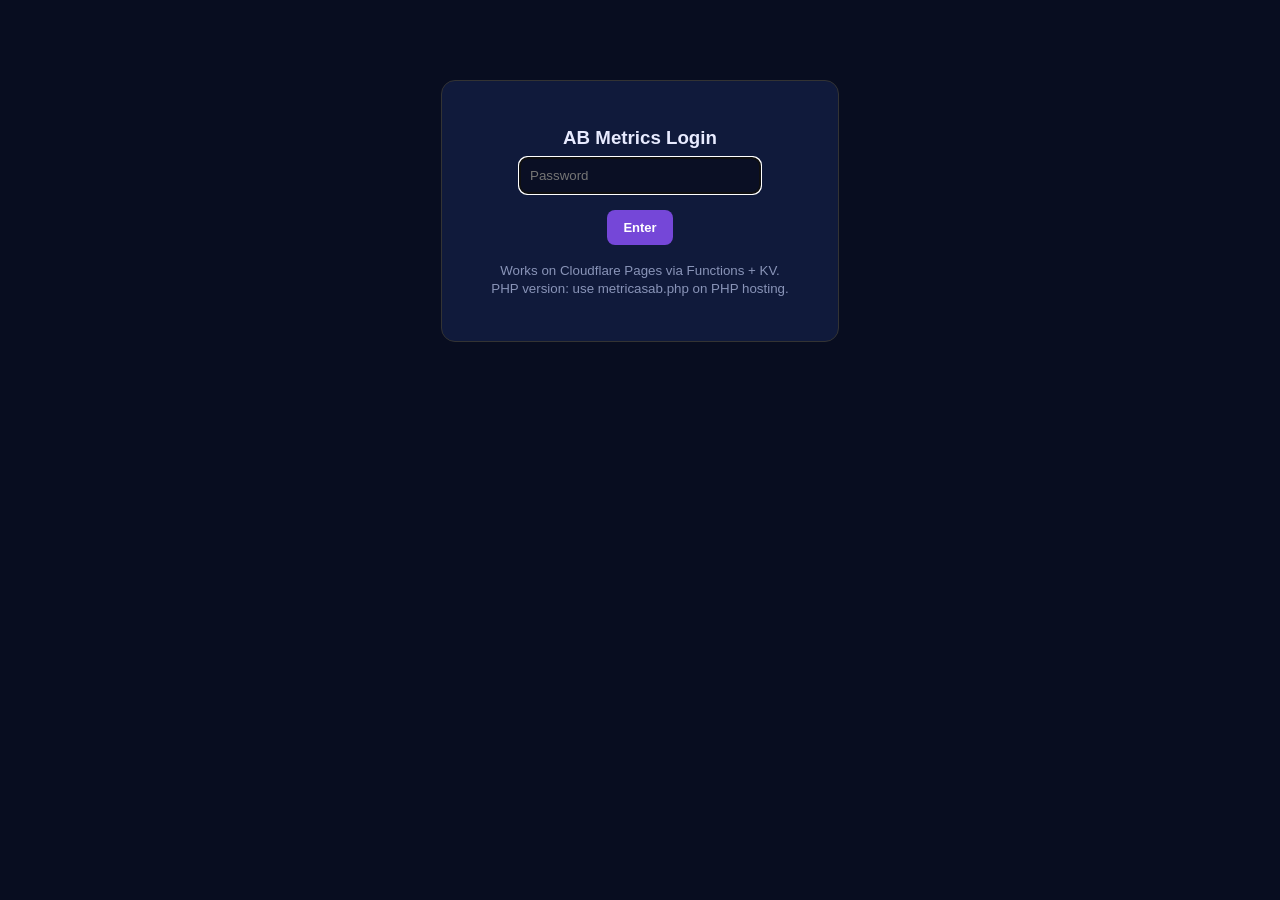
<file: metricasab.html>
<!DOCTYPE html>
<html lang="en">
<head>
<meta charset="UTF-8">
<meta name="viewport" content="width=device-width, initial-scale=1">
<title>AB Metrics — 3x3</title>
<style>
body{font-family:Arial;background:#080d20;color:#e8ebff;margin:0;padding:20px}
.wrap{max-width:1000px;margin:0 auto}
.card{background:#101a3b;border:1px solid rgba(143,157,255,.3);border-radius:14px;padding:18px;margin-bottom:18px}
h2{margin:0 0 12px;font-size:20px} h3{margin:18px 0 8px}
table{width:100%;border-collapse:collapse;font-size:14px}
th,td{padding:10px 8px;border-bottom:1px solid rgba(255,255,255,.08);text-align:left}
th{color:#b4bddc;font-size:12px;text-transform:uppercase}
tr.best{background:rgba(242,207,120,.12)}
.badge{display:inline-block;background:#f2cf78;color:#221a05;font-size:11px;font-weight:700;padding:2px 8px;border-radius:999px;margin-left:8px}
.top{display:flex;justify-content:space-between;align-items:center;flex-wrap:wrap;gap:10px}
button,.btn{padding:10px 16px;border-radius:8px;border:0;background:#7547d8;color:#fff;font-weight:700;cursor:pointer;text-decoration:none;font-size:13px}
.btn-gray{background:#2a3358}
small{color:#8994b8}
input{padding:10px;border-radius:8px;border:1px solid #444;background:#0a0f24;color:#fff;width:220px}
.err{color:#ff7b7b}
#login{background:#101a3b;padding:28px;border-radius:14px;border:1px solid #333;max-width:340px;margin:60px auto;text-align:center}
</style>
</head>
<body>
<div id="login">
<h3>AB Metrics Login</h3>
<p class="err" id="login-err" style="display:none">Wrong password.</p>
<input type="password" id="pw" placeholder="Password" autofocus>
<p><button id="login-btn">Enter</button></p>
<p><small>Works on Cloudflare Pages via Functions + KV.<br>PHP version: use metricasab.php on PHP hosting.</small></p>
</div>

<div class="wrap" id="dash" style="display:none">
<div class="top">
<h2>📊 AB Test — 3 synopses × 3 previews = 9 combos</h2>
<div><button class="btn-gray btn" id="refresh">↻ Refresh</button></div>
</div>
<p><small id="totals"></small></p>
<div class="card">
<h3>🏆 9 combos (who converts most?)</h3>
<table id="t-combos"><tr><th>Combo</th><th>Synopsis</th><th>Preview</th><th>Views</th><th>Clicks</th><th>CVR</th></tr></table>
</div>
<div class="card">
<h3>📝 By SYNOPSIS (which of the 3 texts converts most?)</h3>
<table id="t-syn"><tr><th>Synopsis</th><th>Views</th><th>Clicks</th><th>CVR</th></tr></table>
<h3>🎬 By PREVIEW (which of the 3 videos converts most?)</h3>
<table id="t-prev"><tr><th>Preview</th><th>File</th><th>Views</th><th>Clicks</th><th>CVR</th></tr></table>
</div>
</div>

<script>
(function(){
var pw = "";
function cvr(c,v){ return v>0 ? (c/v*100) : 0; }
function esc(t){ var d=document.createElement("div"); d.textContent=t; return d.innerHTML; }
function load(){
  fetch("/api/stats?password=" + encodeURIComponent(pw), {cache:"no-store"})
    .then(function(r){ return r.json().then(function(j){ return {status:r.status, body:j}; }); })
    .then(function(res){
      if (res.status !== 200) { document.getElementById("login-err").style.display="block"; document.getElementById("login").style.display="block"; document.getElementById("dash").style.display="none"; return; }
      var stats=res.body.stats, syn=res.body.synopses, prev=res.body.previews;
      document.getElementById("login").style.display="none";
      document.getElementById("dash").style.display="block";
      var order=["s1v1","s1v2","s1v3","s2v1","s2v2","s2v3","s3v1","s3v2","s3v3"];
      var byS={1:{views:0,clicks:0},2:{views:0,clicks:0},3:{views:0,clicks:0}};
      var byV={1:{views:0,clicks:0},2:{views:0,clicks:0},3:{views:0,clicks:0}};
      var tV=0,tC=0,best=null,bestR=-1;
      order.forEach(function(k){ var r=stats[k]; if(!r) return; tV+=r.views; tC+=r.clicks; byS[r.s].views+=r.views; byS[r.s].clicks+=r.clicks; byV[r.v].views+=r.views; byV[r.v].clicks+=r.clicks; var rate=cvr(r.clicks,r.views); if(r.views>0&&rate>bestR){bestR=rate;best=k;} });
      document.getElementById("totals").textContent = "Total views: "+tV+" • Total clicks: "+tC+" • Overall CVR: "+cvr(tC,tV).toFixed(2)+"% • Rotation: global round-robin via /api/next. Click = checkout button.";
      var html="";
      order.forEach(function(k){ var r=stats[k]; var rate=cvr(r.clicks,r.views); var b=(k===best)?' class="best"':""; html+="<tr"+b+"><td><b>"+k+"</b>"+(k===best?' <span class="badge">BEST</span>':"")+"</td><td>S"+r.s+" — "+esc((syn[r.s]||"").substr(0,38))+"</td><td>V"+r.v+"</td><td>"+r.views+"</td><td>"+r.clicks+"</td><td><b>"+rate.toFixed(2)+"%</b></td></tr>"; });
      document.getElementById("t-combos").innerHTML = "<tr><th>Combo</th><th>Synopsis</th><th>Preview</th><th>Views</th><th>Clicks</th><th>CVR</th></tr>"+html;
      var bestS=0,bestSR=-1; [1,2,3].forEach(function(id){ var a=byS[id],r=cvr(a.clicks,a.views); if(a.views>0&&r>bestSR){bestSR=r;bestS=id;} });
      var hs=""; [1,2,3].forEach(function(id){ var a=byS[id]; hs+="<tr"+(id===bestS&&a.views>0?' class="best"':"")+"><td><b>S"+id+"</b> — "+esc(syn[id]||"")+(id===bestS&&a.views>0?' <span class="badge">BEST</span>':"")+"</td><td>"+a.views+"</td><td>"+a.clicks+"</td><td><b>"+cvr(a.clicks,a.views).toFixed(2)+"%</b></td></tr>"; });
      document.getElementById("t-syn").innerHTML = "<tr><th>Synopsis</th><th>Views</th><th>Clicks</th><th>CVR</th></tr>"+hs;
      var bestV=0,bestVR=-1; [1,2,3].forEach(function(id){ var a=byV[id],r=cvr(a.clicks,a.views); if(a.views>0&&r>bestVR){bestVR=r;bestV=id;} });
      var hv=""; [1,2,3].forEach(function(id){ var a=byV[id]; hv+="<tr"+(id===bestV&&a.views>0?' class="best"':"")+"><td><b>V"+id+"</b>"+(id===bestV&&a.views>0?' <span class="badge">BEST</span>':"")+"</td><td><small>"+esc(prev[id]||"")+"</small></td><td>"+a.views+"</td><td>"+a.clicks+"</td><td><b>"+cvr(a.clicks,a.views).toFixed(2)+"%</b></td></tr>"; });
      document.getElementById("t-prev").innerHTML = "<tr><th>Preview</th><th>File</th><th>Views</th><th>Clicks</th><th>CVR</th></tr>"+hv;
    })
    .catch(function(){ document.getElementById("login-err").textContent = "API error — check Functions + KV binding."; document.getElementById("login-err").style.display="block"; });
}
document.getElementById("login-btn").addEventListener("click", function(){ pw=document.getElementById("pw").value; load(); });
document.getElementById("pw").addEventListener("keydown", function(e){ if(e.key==="Enter"){ pw=e.target.value; load(); } });
document.getElementById("refresh").addEventListener("click", load);
})();
</script>
</body>
</html>
</file>
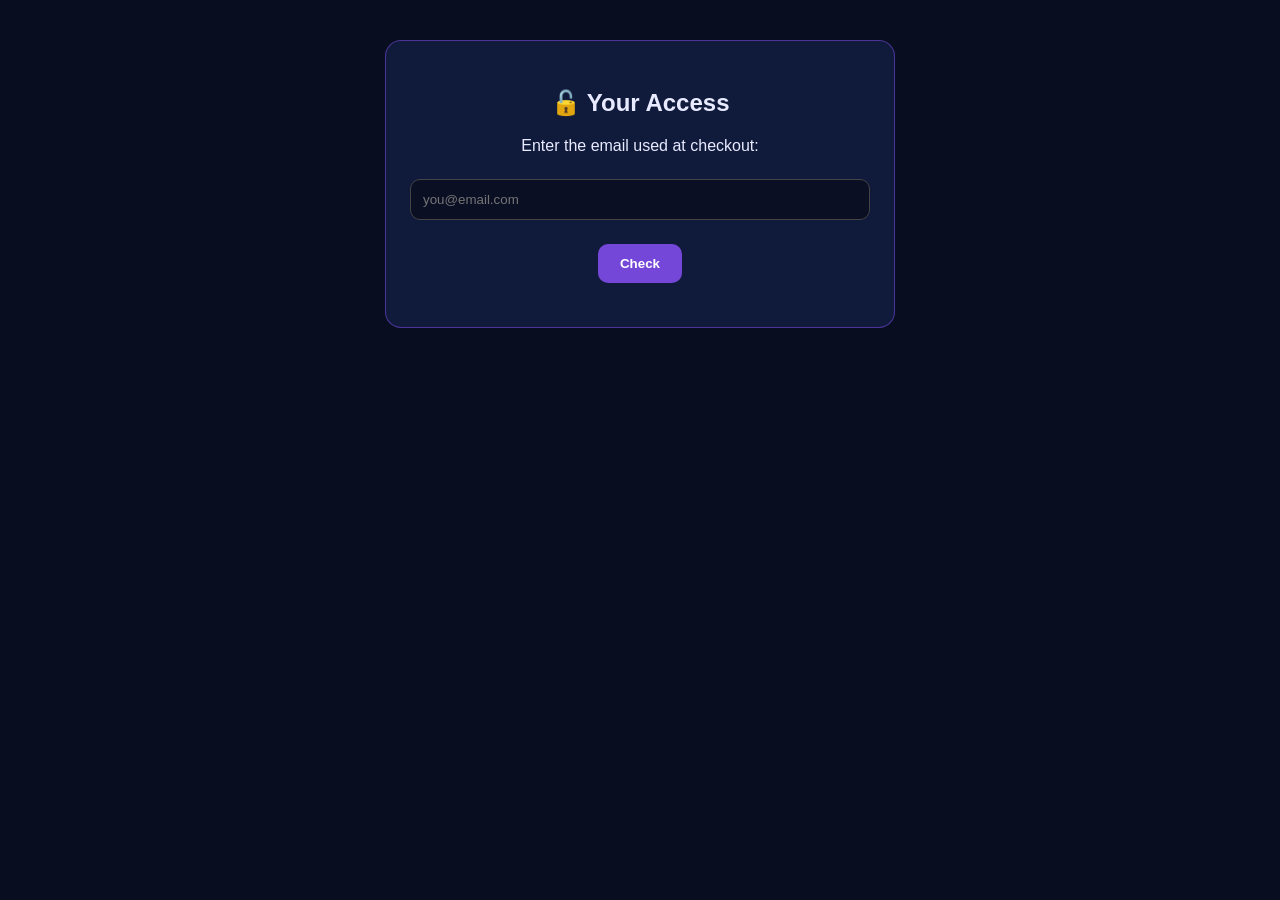
<file: public/acesso.html>
<!DOCTYPE html>
<html lang="en">
<head>
<meta charset="UTF-8">
<meta name="viewport" content="width=device-width, initial-scale=1.0">
<title>Your Access</title>
<meta name="robots" content="noindex">
<!-- Meta Pixel Code -->
<script>
!function(f,b,e,v,n,t,s)
{if(f.fbq)return;n=f.fbq=function(){n.callMethod?
n.callMethod.apply(n,arguments):n.queue.push(arguments)};
if(!f._fbq)f._fbq=n;n.push=n;n.loaded=!0;n.version='2.0';
n.queue=[];t=b.createElement(e);t.async=!0;
t.src=v;s=b.getElementsByTagName(e)[0];
s.parentNode.insertBefore(t,s)}(window, document,'script',
'https://connect.facebook.net/en_US/fbevents.js');
fbq('init', '1387916253326765');
fbq('track', 'PageView');
</script>
<noscript><img height="1" width="1" style="display:none"
src="https://www.facebook.com/tr?id=1387916253326765&ev=PageView&noscript=1"
/></noscript>
<!-- End Meta Pixel Code -->
<style>
body{font-family:Arial;background:#080d20;color:#e8ebff;display:flex;justify-content:center;padding:40px 16px;margin:0}
.card{max-width:460px;width:100%;background:#101a3b;border:1px solid rgba(117,71,216,.6);border-radius:16px;padding:28px 24px;text-align:center}
input{width:100%;padding:12px;border-radius:10px;border:1px solid #444;background:#0a0f24;color:#fff;margin:8px 0;box-sizing:border-box}
button{padding:12px 22px;border-radius:10px;border:0;background:#7547d8;color:#fff;font-weight:700;cursor:pointer}
a{color:#f2cf78}
.err{color:#ff7b7b}
a.btn{display:inline-block;margin:6px 4px 0;padding:13px 24px;background:#dd3b32;color:#fff;text-decoration:none;border-radius:8px;font-weight:700}
.links{text-align:center;margin-top:14px}
</style>
</head>
<body>
<div class="card" id="box"><h2>🔓 Your Access</h2><p id="msg">Checking your order…</p></div>
<script>
(function(){
function qs(n){ try { return new URLSearchParams(location.search).get(n) || ""; } catch(e){ return ""; } }
function show(html){ document.getElementById("box").innerHTML = html; }
function esc(t){ var d = document.createElement("div"); d.textContent = t; return d.innerHTML; }
function render(j){
  var links = (j.links || []).map(function(u){ return "<a class='btn' href='" + u + "' target='_blank' rel='noopener'>\u25B6 Watch now</a>"; }).join("");
  show("<h2>✅ Payment confirmed, " + esc(j.name) + "!</h2><p>" + esc(j.productName || "") + "</p><div class='links'><p><b>Start watching:</b></p><p>" + links + "</p><p><small>A copy was also sent to your email.</small></p></div>");
  // Purchase quando pagamento aprovado (página de acesso) — order = event_id p/ deduplicar com CAPI
  try {
    if (window.fbq && !window.__fb_purchase_fired) {
      window.__fb_purchase_fired = true;
      var isPremium = (j.access === "premium" || j.product === "premium");
      var val = isPremium ? 10.00 : 5.00;
      var cid = isPremium ? "premium" : "basic";
      var eid = order || ("order-" + Date.now());
      fbq("track", "Purchase", {value: val, currency: "USD", content_ids: [cid], content_type: "product"}, {eventID: eid});
    }
  } catch(e){}
}
var order = qs("order");
var tries = 0;
function poll(){
  if (!order || tries >= 60) return;
  tries++;
  fetch("/api/access?order=" + encodeURIComponent(order), {cache: "no-store"})
    .then(function(r){ return r.json().then(function(j){ return {s: r.status, j: j}; }); })
    .then(function(res){
      if (res.s === 200) { render(res.j); return; }
      setTimeout(poll, 5000);
    })
    .catch(function(){ setTimeout(poll, 5000); });
}
if (order) {
  fetch("/api/access?order=" + encodeURIComponent(order), {cache: "no-store"})
    .then(function(r){ return r.json().then(function(j){ return {s: r.status, j: j}; }); })
    .then(function(res){
      if (res.s === 200) render(res.j);
      else { show("<h2>⏳ Confirming payment…</h2><p>This page activates automatically once approved — keep it open. Or check by email below:</p><input id='em' placeholder='you@email.com'><p><button onclick=\"lookup()\">Check</button></p><p id='e2'></p>"); poll(); }
    });
} else {
  show("<h2>🔓 Your Access</h2><p>Enter the email used at checkout:</p><input id='em' placeholder='you@email.com'><p><button onclick=\"lookup()\">Check</button></p><p id='e2'></p>");
}
window.lookup = function(){
  var em = (document.getElementById("em") || {}).value || "";
  fetch("/api/access?email=" + encodeURIComponent(em), {cache: "no-store"})
    .then(function(r){ return r.json().then(function(j){ return {s: r.status, j: j}; }); })
    .then(function(res){ if (res.s === 200) render(res.j); else { var e = document.getElementById("e2"); if (e) e.innerHTML = "<span class='err'>No paid order for this email yet.</span>"; } });
};
})();
</script>
</body>
</html>
</file>
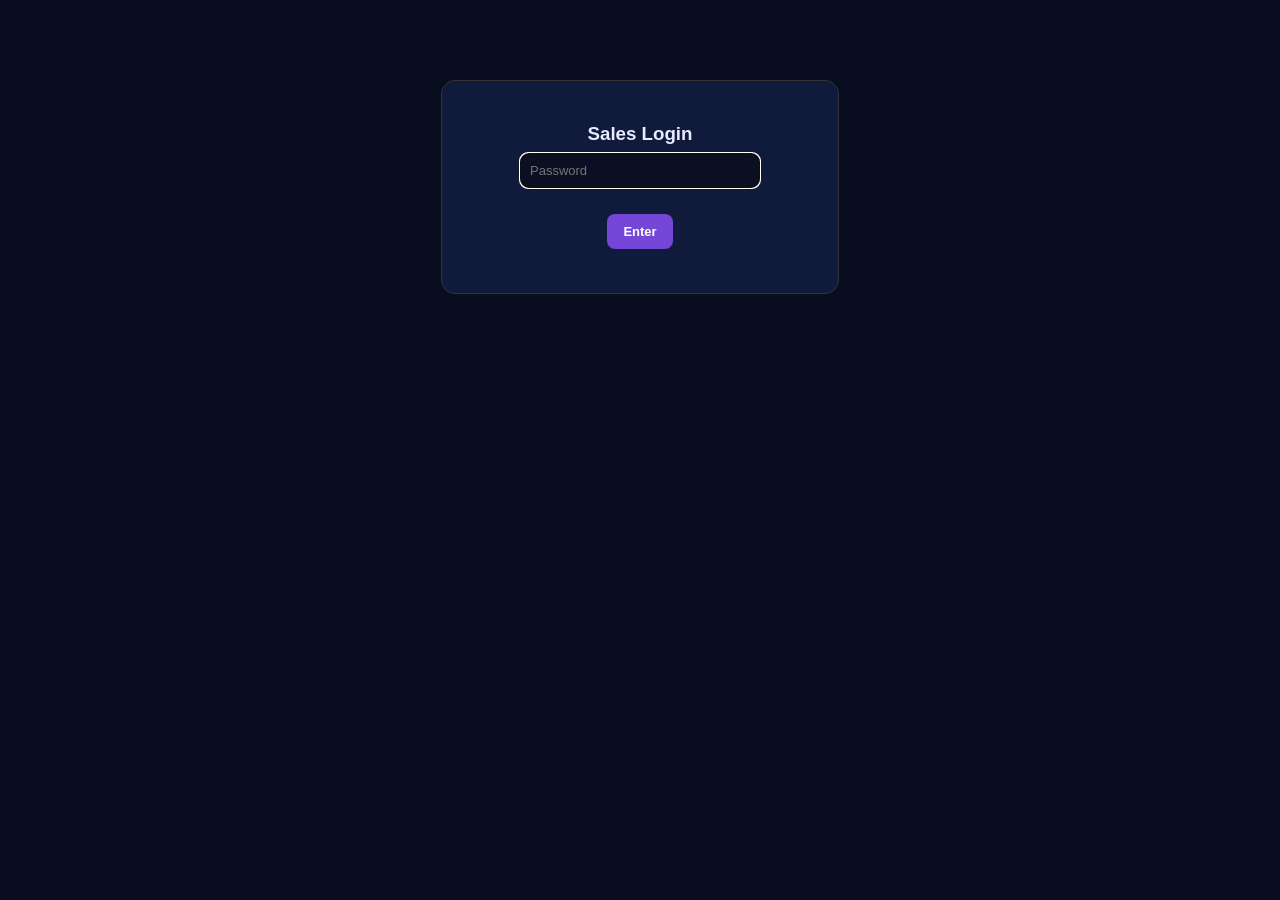
<file: public/admin-vendas.html>
<!DOCTYPE html>
<html lang="en">
<head>
<meta charset="UTF-8">
<meta name="viewport" content="width=device-width, initial-scale=1">
<title>Sales Dashboard</title>
<meta name="robots" content="noindex,nofollow">
<style>
body{font-family:Arial;background:#080d20;color:#e8ebff;margin:0;padding:20px}
.wrap{max-width:1100px;margin:0 auto}
.card{background:#101a3b;border:1px solid rgba(143,157,255,.3);border-radius:14px;padding:18px;margin-bottom:18px}
h2{margin:0 0 12px;font-size:20px} h3{margin:14px 0 8px}
table{width:100%;border-collapse:collapse;font-size:13.5px}
th,td{padding:9px 8px;border-bottom:1px solid rgba(255,255,255,.08);text-align:left;vertical-align:top}
th{color:#b4bddc;font-size:11.5px;text-transform:uppercase}
tr.paid td:first-child{border-left:3px solid #22c55e}
tr.pending td:first-child{border-left:3px solid #f2cf78}
button,.btn{padding:10px 16px;border-radius:8px;border:0;background:#7547d8;color:#fff;font-weight:700;cursor:pointer;font-size:13px}
.btn-gray{background:#2a3358}
small{color:#8994b8}
input,select{padding:9px;border-radius:8px;border:1px solid #444;background:#0a0f24;color:#fff;font-size:13px}
.err{color:#ff7b7b}
#login{background:#101a3b;padding:28px;border-radius:14px;border:1px solid #333;max-width:340px;margin:60px auto;text-align:center}
#login input{width:220px;margin-bottom:10px}
.kpis{display:flex;gap:12px;flex-wrap:wrap}
.kpi{flex:1;min-width:140px;background:#0d1530;border-radius:12px;padding:14px;text-align:center}
.kpi b{font-size:24px;display:block}
</style>
</head>
<body>
<div id="login">
<h3>Sales Login</h3>
<p class="err" id="login-err" style="display:none"></p>
<input type="password" id="pw" placeholder="Password" autofocus>
<p><button id="login-btn">Enter</button></p>
</div>

<div class="wrap" id="dash" style="display:none">
<h2>💰 Sales — $5 / $10 USD</h2>
<div class="card">
<div class="kpis">
<div class="kpi"><small>Revenue (paid)</small><b id="k-rev">$0</b></div>
<div class="kpi"><small>Paid sales</small><b id="k-paid">0</b></div>
<div class="kpi"><small>Total orders</small><b id="k-total">0</b></div>
<div class="kpi"><small>Avg ticket</small><b id="k-ticket">$0</b></div>
<div class="kpi"><small>Close rate</small><b id="k-close">0%</b></div>
</div>
</div>
<div class="card">
<h3>📣 UTM performance (paid only)</h3>
<table id="t-utm"><tr><th>Source / Campaign / AB</th><th>Orders</th><th>Revenue</th></tr></table>
<p><small>Tip: tag your ads like <b>/?utm_source=tiktok&utm_medium=cpc&utm_campaign=video1</b> — the tags travel sales page → checkout → order automatically.</small></p>
</div>
<div class="card">
<h3>🔎 Filters</h3>
<div style="display:flex;gap:8px;flex-wrap:wrap;align-items:end">
<label><small>From</small><br><input type="date" id="f-from"></label>
<label><small>To</small><br><input type="date" id="f-to"></label>
<label><small>Product</small><br><select id="f-product"><option value="">All</option><option value="basic">$5 basic</option><option value="premium">$10 premium</option></select></label>
<label><small>Status</small><br><select id="f-status"><option value="">All</option><option value="paid">paid</option><option value="pending">pending</option></select></label>
<button class="btn" id="f-apply">Filter</button>
<button class="btn-gray btn" id="f-today">Today</button>
<button class="btn-gray btn" id="f-all">All</button>
<button class="btn-gray btn" id="refresh">↻</button>
<button class="btn-gray btn" id="csv">⬇ CSV</button>
</div>
</div>
<div class="card">
<h3>🧾 Orders</h3>
<table id="t"><tr><th>Date</th><th>Customer</th><th>Product</th><th>$</th><th>Via</th><th>Status</th><th>UTMs / AB</th><th>Email delivery</th></tr></table>
</div>
</div>

<script>
(function(){
var pw = "", CACHE = [];
function esc(t){ var d=document.createElement("div"); d.textContent=(t==null?"":String(t)); return d.innerHTML; }
function cvr(c,v){ return v>0 ? (c/v*100) : 0; }
function dayStart(d){ d.setHours(0,0,0,0); return d.getTime(); }
function dayEnd(d){ d.setHours(23,59,59,999); return d.getTime(); }
function showErr(m){ var e=document.getElementById("login-err"); e.textContent=m; e.style.display="block"; }
function load(){
  var q = "/api/sales?password=" + encodeURIComponent(pw);
  var f = document.getElementById("f-from").value, t = document.getElementById("f-to").value;
  if (f) q += "&from=" + dayStart(new Date(f + "T00:00:00"));
  if (t) q += "&to=" + dayEnd(new Date(t + "T00:00:00"));
  var p = document.getElementById("f-product").value, s = document.getElementById("f-status").value;
  if (p) q += "&product=" + p;
  if (s) q += "&status=" + s;
  fetch(q, {cache: "no-store"})
    .then(function(r){ return r.json().then(function(j){ return {s: r.status, j: j}; }); })
    .then(function(res){
      if (res.s === 401) { showErr("Wrong password."); return; }
      if (res.s !== 200) { showErr("API error: " + ((res.j && res.j.error) || res.s)); return; }
      document.getElementById("login").style.display = "none";
      document.getElementById("dash").style.display = "block";
      CACHE = res.j.sales || [];
      document.getElementById("k-rev").textContent = "$" + Number(res.j.revenue || 0).toFixed(2);
      document.getElementById("k-paid").textContent = res.j.paid || 0;
      document.getElementById("k-total").textContent = res.j.total || 0;
      document.getElementById("k-ticket").textContent = "$" + (res.j.paid ? (Number(res.j.revenue || 0) / res.j.paid).toFixed(2) : "0.00");
      document.getElementById("k-close").textContent = (res.j.total ? (100 * (res.j.paid || 0) / res.j.total).toFixed(1) : "0") + "%";
      var groups = {};
      CACHE.forEach(function(x){
        if (x.status !== "paid") return;
        var u = x.utms || {};
        var key = "src:" + (u.source || "direct") + " | cmp:" + (u.campaign || "-") + " | " + (u.ab || "-");
        if (!groups[key]) groups[key] = {orders: 0, rev: 0};
        groups[key].orders++;
        groups[key].rev += Number(x.amount) || 0;
      });
      var gh = Object.keys(groups).sort(function(a, b){ return groups[b].rev - groups[a].rev; })
        .map(function(k){ return "<tr><td>" + esc(k) + "</td><td>" + groups[k].orders + "</td><td><b>$" + groups[k].rev.toFixed(2) + "</b></td></tr>"; }).join("");
      document.getElementById("t-utm").innerHTML = "<tr><th>Source / Campaign / AB</th><th>Orders</th><th>Revenue</th></tr>" + (gh || "<tr><td colspan='3'>No paid sales yet.</td></tr>");
      var html = "";
      CACHE.forEach(function(x){
        var u = x.utms || {};
        var utm = [u.source && ("src:" + u.source), u.medium && ("med:" + u.medium), u.campaign && ("cmp:" + u.campaign), u.term && ("term:" + u.term), u.content && ("cnt:" + u.content), u.ab && ("ab:" + u.ab)].filter(Boolean).join(" ");
        html += "<tr class='" + (x.status === "paid" ? "paid" : "pending") + "'><td><small>" + esc(new Date(x.ts).toLocaleString()) + "<br>" + esc(x.id) + "</small></td><td>" + esc(x.name) + "<br><small>" + esc(x.email) + (x.phone ? "<br>" + esc(x.phone) : "") + "</small></td><td>" + esc(x.product) + ((x.bumps && x.bumps.length) ? "<br><small>+" + esc(x.bumps.join(",")) + "</small>" : "") + "</td><td>" + esc(x.currency) + " " + esc(x.amount) + "</td><td><small>" + esc(x.provider === "mercadopago" ? "MP" : "crypto") + "</small></td><td><b>" + esc(x.status) + "</b>" + (x.mp_detail ? "<br><small>" + esc(x.mp_detail) + "</small>" : "") + "</td><td><small>" + esc(utm || "—") + "</small></td><td><small>" + esc(x.email_status || "—") + "</small>" + " <button class='btn resend' data-order=\"" + esc(x.id) + "\" style='padding:4px 8px;font-size:11px;margin-top:4px'>\u2709 Resend</button>" + "</td></tr>";
      });
      document.getElementById("t").innerHTML = "<tr><th>Date</th><th>Customer</th><th>Product</th><th>$</th><th>Via</th><th>Status</th><th>UTMs / AB</th><th>Email delivery</th></tr>" + (html || "<tr><td colspan='8'>No sales yet.</td></tr>");
    })
    .catch(function(){ showErr("API error — check Worker + KV."); });
}
document.getElementById("login-btn").addEventListener("click", function(){ pw = document.getElementById("pw").value; load(); });
document.getElementById("pw").addEventListener("keydown", function(e){ if (e.key === "Enter") { pw = e.target.value; load(); } });
document.getElementById("refresh").addEventListener("click", load);
document.getElementById("t").addEventListener("click", function(e){
  var b = e.target;
  if (!b || (" " + b.className + " ").indexOf(" resend ") === -1) return;
  var order = b.getAttribute("data-order");
  b.disabled = true; b.textContent = "…";
  fetch("/api/resend?password=" + encodeURIComponent(pw) + "&order=" + encodeURIComponent(order), {method: "POST", cache: "no-store"})
    .then(function(r){ return r.json().then(function(j){ return {s: r.status, j: j}; }); })
    .then(function(res){
      if (res.s === 200 && res.j.ok) { b.textContent = "\u2713 Sent"; setTimeout(load, 900); }
      else { b.textContent = "\u2717 " + ((res.j && (res.j.error || res.j.result)) || res.s); b.disabled = false; }
    })
    .catch(function(){ b.textContent = "\u2717 error"; b.disabled = false; });
});
document.getElementById("f-apply").addEventListener("click", load);
document.getElementById("f-today").addEventListener("click", function(){
  var d = new Date();
  document.getElementById("f-from").value = d.toISOString().slice(0, 10);
  document.getElementById("f-to").value = d.toISOString().slice(0, 10);
  load();
});
document.getElementById("f-all").addEventListener("click", function(){
  document.getElementById("f-from").value = ""; document.getElementById("f-to").value = "";
  document.getElementById("f-product").value = ""; document.getElementById("f-status").value = "";
  load();
});
document.getElementById("csv").addEventListener("click", function(){
  var rows = [["date","order","name","email","phone","product","amount","currency","usd_ref","provider","status","utm_source","utm_medium","utm_campaign","utm_term","utm_content","ab","email_status"]];
  CACHE.forEach(function(x){
    var u = x.utms || {};
    rows.push([new Date(x.ts).toISOString(), x.id, x.name, x.email, x.phone||"", x.product, x.amount, x.currency||"", x.usd_ref||"", x.provider||"", x.status, u.source||"", u.medium||"", u.campaign||"", u.term||"", u.content||"", u.ab||"", x.email_status||""]);
  });
  var csv = rows.map(function(r){ return r.map(function(c){ return '"' + String(c).replace(/"/g, '""') + '"'; }).join(","); }).join("\n");
  var a = document.createElement("a");
  a.href = URL.createObjectURL(new Blob([csv], {type: "text/csv"}));
  a.download = "sales.csv"; a.click();
});
})();
</script>
</body>
</html>
</file>
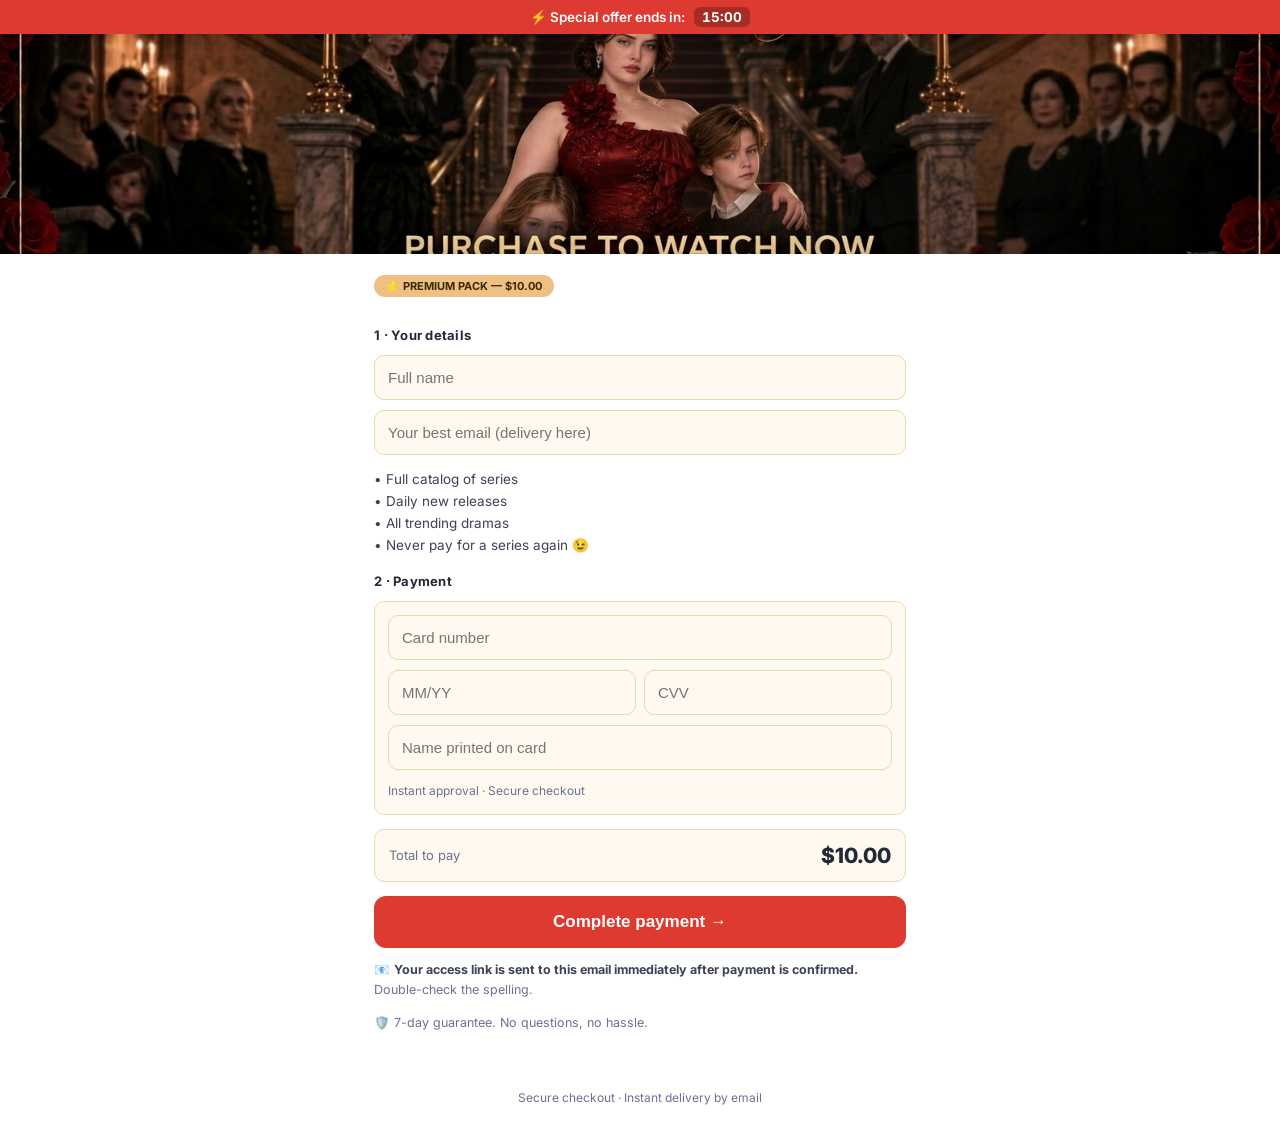
<file: public/checkout-10.html>
<!DOCTYPE html>
<html lang="en">
<head>
<meta charset="UTF-8">
<meta name="viewport" content="width=device-width, initial-scale=1, maximum-scale=1">
<title>Checkout — Premium Pack $10.00</title>
<meta name="description" content="Pay securely. Instant access by email.">
<meta name="robots" content="noindex,nofollow">
<link rel="preconnect" href="https://fonts.googleapis.com">
<link rel="preconnect" href="https://fonts.gstatic.com" crossorigin>
<link href="https://fonts.googleapis.com/css2?family=Inter:wght@400;500;600;700&display=swap" rel="stylesheet">
<script src="https://sdk.mercadopago.com/js/v2"></script>
<!-- Meta Pixel Code -->
<script>
!function(f,b,e,v,n,t,s)
{if(f.fbq)return;n=f.fbq=function(){n.callMethod?
n.callMethod.apply(n,arguments):n.queue.push(arguments)};
if(!f._fbq)f._fbq=n;n.push=n;n.loaded=!0;n.version='2.0';
n.queue=[];t=b.createElement(e);t.async=!0;
t.src=v;s=b.getElementsByTagName(e)[0];
s.parentNode.insertBefore(t,s)}(window, document,'script',
'https://connect.facebook.net/en_US/fbevents.js');
fbq('init', '1387916253326765');
fbq('track', 'PageView');
</script>
<noscript><img height="1" width="1" style="display:none"
src="https://www.facebook.com/tr?id=1387916253326765&ev=PageView&noscript=1"
/></noscript>
<!-- End Meta Pixel Code -->
<style>
:root{--primary:#dd3b32;--bg:#ffffff;--soft:#fff9f0;--card:#ffffff;--ink:#232838;--text:#3c4257;--mute:#6b7194;--line:#ecd9a8;--gold:#efbf83}
*{margin:0;padding:0;box-sizing:border-box}
body{background:var(--bg);color:var(--text);font-family:'Inter',sans-serif;-webkit-font-smoothing:antialiased}
.topbar{background:var(--primary);color:#fff;text-align:center;padding:9px 12px;font-size:13.5px;font-weight:600}
.topbar b{font-variant-numeric:tabular-nums;background:rgba(0,0,0,.25);padding:2px 8px;border-radius:6px;margin-left:6px}
.banner{display:block;width:100%;max-height:220px;object-fit:cover}
.wrap{max-width:560px;margin:0 auto;padding:20px 14px 40px}
.left input{width:100%;background:var(--soft);border:1px solid var(--line);color:var(--ink);border-radius:10px;padding:13px;margin-bottom:10px;font-size:15px}
.left input:focus{outline:none;border-color:var(--primary)}
.grid2{display:grid;grid-template-columns:1fr 1fr;gap:8px}
.step{font-size:13px;font-weight:700;color:var(--ink);margin:20px 0 12px;letter-spacing:.02em}
.step:first-child{margin-top:0}
.badge{display:inline-block;background:var(--gold);color:#3a2a05;font-size:11px;font-weight:700;padding:4px 12px;border-radius:999px;margin-bottom:10px}
.tabs{display:flex;background:var(--soft);border:1px solid var(--line);border-radius:10px;overflow:hidden;margin-bottom:10px}
.tab{flex:1;text-align:center;padding:12px;font-weight:700;font-size:14px;cursor:pointer;color:var(--mute)}
.tab.active{background:var(--card);color:var(--ink);box-shadow:inset 0 -2px 0 var(--primary)}
.pane{background:var(--soft);border:1px solid var(--line);border-radius:10px;padding:13px;font-size:13.5px;color:var(--mute);line-height:1.55;margin-bottom:6px}
.total-row{display:flex;justify-content:space-between;align-items:center;background:var(--soft);border:1px solid var(--line);border-radius:10px;padding:13px 14px;margin:14px 0}
.total-row .t-label{font-size:13px;color:var(--mute)}
.total-row .t-value{font-size:21px;font-weight:800;color:var(--ink)}
.total-row .t-value small{display:block;font-size:11px;font-weight:400;color:var(--mute)}
.pay-btn{width:100%;background:var(--primary);color:#fff;border:0;border-radius:12px;padding:16px;font-size:17px;font-weight:800;cursor:pointer;display:flex;align-items:center;justify-content:center;gap:8px}
.pay-btn:disabled{opacity:.6;cursor:wait}
.err{display:none;background:rgba(255,71,71,.1);border:1px solid rgba(255,71,71,.5);color:#ffb4b4;border-radius:10px;padding:10px 12px;font-size:13px;margin-top:10px}
.notice{font-size:12.5px;color:var(--mute);line-height:1.6;margin-top:12px}
.notice b{color:var(--text)}
.card{background:var(--card);border:1px solid rgba(242,207,120,.4);border-radius:14px;padding:18px}
.sum-head{font-size:13px;font-weight:700;color:var(--ink);margin-bottom:12px}
.sum-item{display:flex;gap:12px;align-items:center}
.sum-item img{width:58px;height:58px;border-radius:8px;object-fit:cover}
.sum-name{font-size:13.5px;font-weight:600;color:var(--ink)}
.sum-price{font-size:14px;font-weight:700}
.sum-method{font-size:12px;color:var(--mute)}
.divider{height:1px;background:var(--line);margin:14px 0}
.sum-total{display:flex;justify-content:space-between;font-weight:800;color:var(--ink);font-size:17px;margin-bottom:6px}
.sum-total small{display:block;font-size:11px;font-weight:400;color:var(--mute);text-align:right}
.guarantee{display:flex;gap:8px;font-size:12.5px;color:var(--mute);margin-top:12px;line-height:1.5}
footer{text-align:center;color:var(--mute);font-size:12px;padding:18px}
ul.ben{list-style:none;font-size:13.5px;color:var(--text);margin:0 0 4px}
ul.ben li{margin:6px 0}
</style>
</head>
<body>
<div class="topbar">⚡ Special offer ends in: <b id="cd">15:00</b></div>
<img class="banner" src="assets/banner10dol.jpeg" alt="Premium Pack">
<div class="wrap">
<section class="left">
<span class="badge">⭐ PREMIUM PACK — $10.00</span>
<div class="step">1 · Your details</div>
<input id="f-name" placeholder="Full name" autocomplete="name">
<input id="f-email" type="email" placeholder="Your best email (delivery here)" autocomplete="email">
<ul class="ben">
<li>• Full catalog of series</li>
<li>• Daily new releases</li>
<li>• All trending dramas</li>
<li>• Never pay for a series again 😉</li>
</ul>
<div class="step">2 · Payment</div>
<div class="pane" id="pane-card">
<input id="c-num" placeholder="Card number" inputmode="numeric" maxlength="19" autocomplete="cc-number">
<div class="grid2">
<input id="c-exp" placeholder="MM/YY" inputmode="numeric" maxlength="5" autocomplete="cc-exp">
<input id="c-cvv" placeholder="CVV" inputmode="numeric" maxlength="4" autocomplete="cc-csc">
</div>
<input id="c-holder" placeholder="Name printed on card" autocomplete="cc-name">
<div id="id-block" style="display:none">
<input id="c-doc" placeholder="ID number (CPF if Brazilian)" inputmode="numeric" maxlength="14">
<div style="font-size:12px;margin-top:2px">Your bank requires ID for this card. Brazilians: CPF. Others: complete on Mercado Pago below.</div>
</div>
<div style="font-size:12px;margin-top:2px">Instant approval · Secure checkout</div>
</div>
<div class="total-row"><span class="t-label">Total to pay</span><span class="t-value">$10.00</span></div>
<button class="pay-btn" id="pay">Complete payment →</button>
<p class="err" id="err"></p>
<p class="notice">📧 <b>Your access link is sent to this email immediately after payment is confirmed.</b> Double-check the spelling.</p>
<div class="guarantee" style="display:flex;gap:8px;font-size:12.5px;color:var(--mute);margin-top:14px;line-height:1.5">🛡️ 7-day guarantee. No questions, no hassle.</div>
</section>
</div>
<footer>Secure checkout · Instant delivery by email</footer>
<script>
(function(){
var MP_PK="APP_USR-821ccd09-3959-4f0b-99dc-25d59102d474";
function qs(n){ try { return new URLSearchParams(location.search).get(n) || ""; } catch(e){ return ""; } }
var UTMS={source:qs("utm_source"),medium:qs("utm_medium"),campaign:qs("utm_campaign"),term:qs("utm_term"),content:qs("utm_content")};
var AB=qs("ab");
// --- Meta Pixel + CAPI helpers ---
function fbCookie(name){ try { var m=document.cookie.match(new RegExp("(^| )"+name+"=([^;]+)")); return m?decodeURIComponent(m[2]):""; } catch(e){ return ""; } }
function fbEventId(){ try { return "evt-"+Date.now()+"-"+Math.random().toString(36).slice(2,10); } catch(e){ return "evt-"+Date.now(); } }
var FB_INIT_ID=fbEventId();
var FB_ADDPAY_ID=null;
function fbPayload(){ var p={fbp:fbCookie("_fbp"), fbc:fbCookie("_fbc"), event_source_url:location.href, initiate_event_id:FB_INIT_ID}; if(FB_ADDPAY_ID) p.addpay_event_id=FB_ADDPAY_ID; return p; }
// InitiateCheckout ao abrir o checkout ($10) — mesmo eventID vai na CAPI p/ deduplicar
try { if (window.fbq) fbq("track", "InitiateCheckout", {value: 10.00, currency: "USD", content_ids: ["premium"], content_type: "product"}, {eventID: FB_INIT_ID}); } catch(e){}
var digits=function(s){return (s||"").replace(/\D/g,"");};
var LSKEY="checkout-10";
try {
  var saved=JSON.parse(localStorage.getItem(LSKEY)||"{}");
  ["f-name","f-email","c-num","c-exp","c-cvv","c-holder","c-doc"].forEach(function(id){
    if(saved[id] && document.getElementById(id)) document.getElementById(id).value=saved[id];
  });
} catch(e){}
function persist(){
  try {
    var o={};
    ["f-name","f-email","c-num","c-exp","c-cvv","c-holder","c-doc"].forEach(function(id){
      var el=document.getElementById(id); if(el) o[id]=el.value;
    });
    localStorage.setItem(LSKEY,JSON.stringify(o));
  } catch(e){}
}
function clearPersist(){ try { localStorage.removeItem(LSKEY); } catch(e){} }
["f-name","f-email","c-num","c-exp","c-cvv","c-holder","c-doc"].forEach(function(id){
  var el=document.getElementById(id); if(el) el.addEventListener("input",persist);
});
document.getElementById("c-num").addEventListener("input",function(e){
  var d=digits(e.target.value).slice(0,16); e.target.value=d.replace(/(\d{4})(?=\d)/g,"$1 ");
});
document.getElementById("c-exp").addEventListener("input",function(e){
  var d=digits(e.target.value).slice(0,4); e.target.value=d.length>2?d.slice(0,2)+"/"+d.slice(2):d;
});
document.getElementById("c-cvv").addEventListener("input",function(e){ e.target.value=digits(e.target.value).slice(0,4); });
document.getElementById("c-doc").addEventListener("input",function(e){
  var d=digits(e.target.value).slice(0,14); e.target.value=d;
});
function fail(msg,btn,old){ var err=document.getElementById("err"); err.textContent=msg; err.style.display="block"; btn.disabled=false; btn.textContent=old; }
function failDecline(btn,old,retry){
  var err=document.getElementById("err");
  document.getElementById("id-block").style.display="block";
  err.innerHTML='Card not approved. Fill your ID above and try again, or <a href="#" id="err-alt" style="color:#ffb4b4;font-weight:700">complete on Mercado Pago →</a>';
  err.style.display="block"; btn.disabled=false; btn.textContent=old;
  document.getElementById("err-alt").addEventListener("click",function(e){ e.preventDefault(); retry(); });
}
function customer(){ return {
  name:document.getElementById("f-name").value.trim(),
  email:document.getElementById("f-email").value.trim().toLowerCase() }; }
function validCustomer(btn){
  var c=customer(), err=document.getElementById("err"); err.style.display="none";
  if(c.name.length<2){ fail("Please enter your name.",btn,btn.textContent); return null; }
  if(!/^[^\s@]+@[^\s@]+\.[^\s@]+$/.test(c.email)){ fail("Please enter a valid email.",btn,btn.textContent); return null; }
  return c;
}
function go(btn){
  var c=validCustomer(btn); if(!c) return;
  var err=document.getElementById("err");
  var old=btn.textContent; btn.disabled=true; btn.textContent="Processing…";
  // AddPaymentInfo quando tenta comprar — mesmo eventID vai na CAPI p/ deduplicar
  FB_ADDPAY_ID=fbEventId();
  try { if (window.fbq) fbq("track", "AddPaymentInfo", {value: 10.00, currency: "USD", content_ids: ["premium"], content_type: "product"}, {eventID: FB_ADDPAY_ID}); } catch(e){}
  var num=digits(document.getElementById("c-num").value);
  var exp=document.getElementById("c-exp").value.split("/");
  var cvv=digits(document.getElementById("c-cvv").value);
  var holder=document.getElementById("c-holder").value.trim();
  var doc=digits((document.getElementById("c-doc")||{}).value||"");
  if(num.length<13){ fail("Check the card number.",btn,old); return; }
  if(exp.length!==2||!exp[0]||!exp[1]){ fail("Check the expiry (MM/YY).",btn,old); return; }
  if(cvv.length<3){ fail("Check the CVV.",btn,old); return; }
  if(holder.length<2){ fail("Enter the name printed on card.",btn,old); return; }
  if(doc && doc.length!==11){ fail("ID must have 11 digits (CPF) — or leave it empty.",btn,old); return; }
  var fb=fbPayload();
  fetch("/api/checkout",{method:"POST",headers:{"content-type":"application/json"},body:JSON.stringify({
    product:"premium",provider:"mercadopago",deferred:true,name:c.name,email:c.email,bumps:[],utms:UTMS,ab:AB,fb:fb})})
    .then(function(r){return r.json();})
    .then(function(j){
      if(!j.order_id) throw 0;
      var mp=new MercadoPago(MP_PK);
      var cardData={cardNumber:num,cardholderName:holder,
        cardExpirationMonth:exp[0],cardExpirationYear:"20"+exp[1],securityCode:cvv};
      if(doc.length===11){ cardData.identificationType="CPF"; cardData.identificationNumber=doc; }
      return mp.getPaymentMethods({bin:num.slice(0,6)}).then(function(m){
        var pmId=(m&&m.results&&m.results[0]&&m.results[0].id)||"";
        return mp.createCardToken(cardData).then(function(tok){
          var fb2=fbPayload();
          return fetch("/api/pay/card",{method:"POST",headers:{"content-type":"application/json"},body:JSON.stringify({
            order_id:j.order_id,card_token:tok.id,payment_method_id:pmId,installments:1,cpf:doc,fb:fb2})});
        });
      }).then(function(r){return r.json();})
      .then(function(p){
        if(p.status==="approved"||p.status==="in_process"||p.status==="pending"){
          // Purchase quando pagamento aprovado (browser) — order_id = event_id p/ deduplicar com CAPI
          try { if (window.fbq) fbq("track", "Purchase", {value: 10.00, currency: "USD", content_ids: ["premium"], content_type: "product"}, {eventID: j.order_id}); } catch(e){}
          clearPersist(); location.href="/acesso.html?order="+encodeURIComponent(j.order_id); return; }
        failDecline(btn,old,function(){
          var cc=validCustomer(document.getElementById("pay")); if(!cc) return;
          var fb3=fbPayload();
          fetch("/api/checkout",{method:"POST",headers:{"content-type":"application/json"},body:JSON.stringify({
            product:"premium",provider:"mercadopago",name:cc.name,email:cc.email,bumps:[],utms:UTMS,ab:AB,fb:fb3})})
            .then(function(r){return r.json();})
            .then(function(jj){ if(jj.init_point){ clearPersist(); location.href=jj.init_point; return; } fail("Payment unavailable right now.",btn,old); })
            .catch(function(){ fail("Connection error, try again.",btn,old); });
        });
      });
    })
    .catch(function(){ fail("Payment error — check card data or try again.",btn,old); });
}
document.getElementById("pay").addEventListener("click",function(){go(this);});
var total=15*60,cd=document.getElementById("cd");
setInterval(function(){var m=Math.floor(total/60),s=total%60;cd.textContent=(m<10?"0":"")+m+":"+(s<10?"0":"")+s;total--;if(total<0)total=15*60;},1000);
})();
</script>
</body>
</html>
</file>
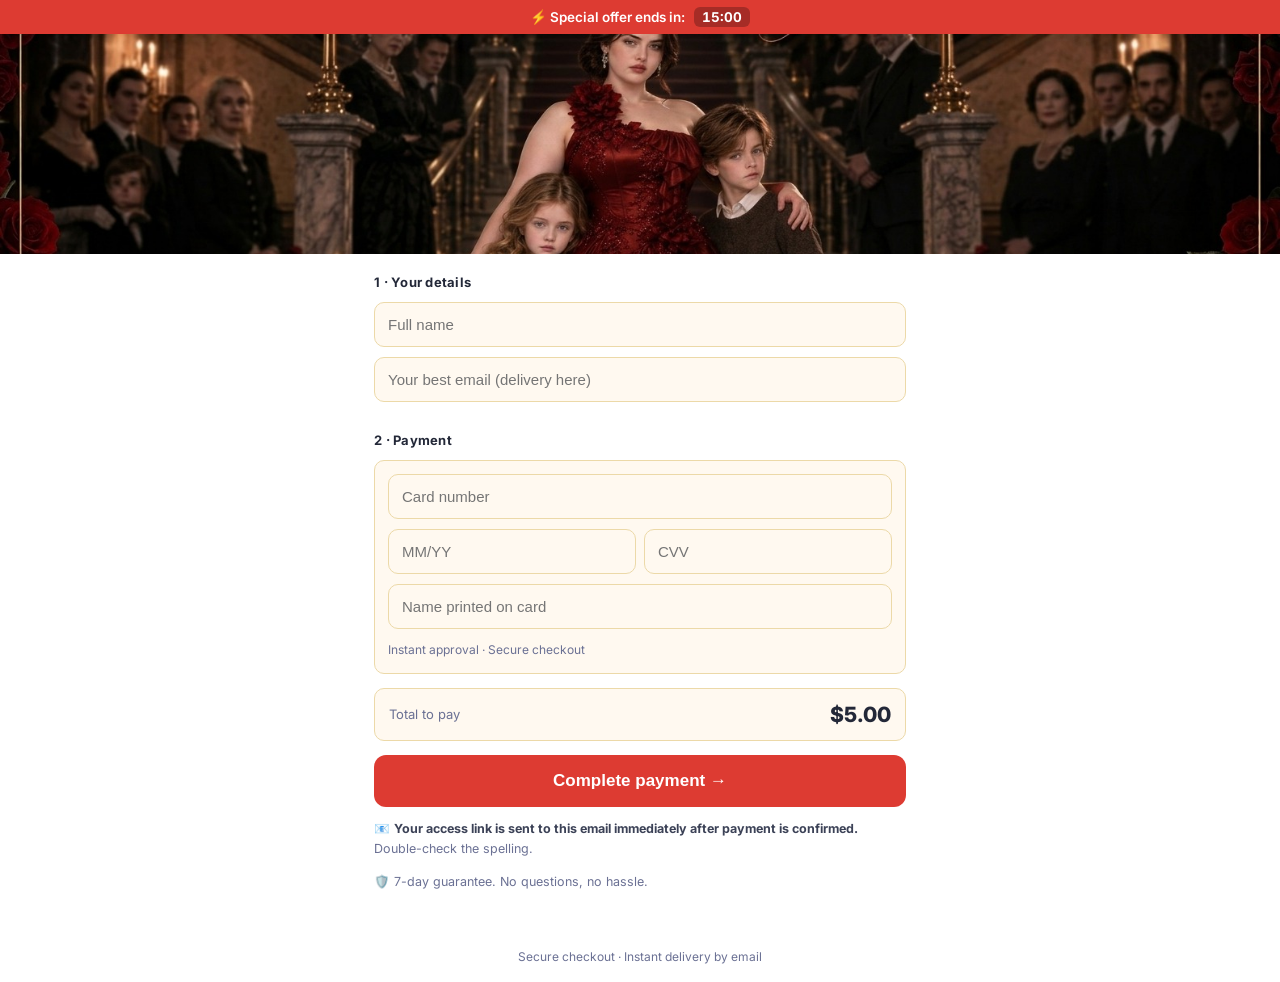
<file: public/checkout-5.html>
<!DOCTYPE html>
<html lang="en">
<head>
<meta charset="UTF-8">
<meta name="viewport" content="width=device-width, initial-scale=1, maximum-scale=1">
<title>Checkout — Aurora Vitale Full Season $5.00</title>
<meta name="description" content="Pay securely. Instant access by email.">
<meta name="robots" content="noindex,nofollow">
<link rel="preconnect" href="https://fonts.googleapis.com">
<link rel="preconnect" href="https://fonts.gstatic.com" crossorigin>
<link href="https://fonts.googleapis.com/css2?family=Inter:wght@400;500;600;700&display=swap" rel="stylesheet">
<script src="https://sdk.mercadopago.com/js/v2"></script>
<!-- Meta Pixel Code -->
<script>
!function(f,b,e,v,n,t,s)
{if(f.fbq)return;n=f.fbq=function(){n.callMethod?
n.callMethod.apply(n,arguments):n.queue.push(arguments)};
if(!f._fbq)f._fbq=n;n.push=n;n.loaded=!0;n.version='2.0';
n.queue=[];t=b.createElement(e);t.async=!0;
t.src=v;s=b.getElementsByTagName(e)[0];
s.parentNode.insertBefore(t,s)}(window, document,'script',
'https://connect.facebook.net/en_US/fbevents.js');
fbq('init', '1387916253326765');
fbq('track', 'PageView');
</script>
<noscript><img height="1" width="1" style="display:none"
src="https://www.facebook.com/tr?id=1387916253326765&ev=PageView&noscript=1"
/></noscript>
<!-- End Meta Pixel Code -->
<style>
:root{--primary:#dd3b32;--bg:#ffffff;--soft:#fff9f0;--card:#ffffff;--ink:#232838;--text:#3c4257;--mute:#6b7194;--line:#ecd9a8}
*{margin:0;padding:0;box-sizing:border-box}
body{background:var(--bg);color:var(--text);font-family:'Inter',sans-serif;-webkit-font-smoothing:antialiased}
.topbar{background:var(--primary);color:#fff;text-align:center;padding:9px 12px;font-size:13.5px;font-weight:600}
.topbar b{font-variant-numeric:tabular-nums;background:rgba(0,0,0,.25);padding:2px 8px;border-radius:6px;margin-left:6px}
.banner{display:block;width:100%;max-height:220px;object-fit:cover}
.wrap{max-width:560px;margin:0 auto;padding:20px 14px 40px}
.left input{width:100%;background:var(--soft);border:1px solid var(--line);color:var(--ink);border-radius:10px;padding:13px;margin-bottom:10px;font-size:15px}
.left input:focus{outline:none;border-color:var(--primary)}
.grid2{display:grid;grid-template-columns:1fr 1fr;gap:8px}
.step{font-size:13px;font-weight:700;color:var(--ink);margin:20px 0 12px;letter-spacing:.02em}
.step:first-child{margin-top:0}
.bump{background:#FFFBEB;border:1.5px solid var(--primary);border-radius:12px;padding:12px;display:flex;gap:12px;align-items:center;cursor:pointer;color:#111418}
.bump.off{opacity:.75}
.bump img{width:56px;height:56px;border-radius:8px;object-fit:cover;flex-shrink:0}
.bump-info{flex:1}
.bump-title{font-weight:700;font-size:13.5px}
.bump-price{font-weight:700;font-size:14px;margin-top:2px}
.bump small{color:#6B7280;font-size:12px}
.bump-btn{border:1.5px solid var(--primary);color:var(--primary);background:transparent;border-radius:8px;padding:8px 12px;font-weight:700;font-size:13px;white-space:nowrap;cursor:pointer}
.bump.on .bump-btn{background:var(--primary);color:#fff}
.tabs{display:flex;background:var(--soft);border:1px solid var(--line);border-radius:10px;overflow:hidden;margin-bottom:10px}
.tab{flex:1;text-align:center;padding:12px;font-weight:700;font-size:14px;cursor:pointer;color:var(--mute)}
.tab.active{background:var(--card);color:var(--ink);box-shadow:inset 0 -2px 0 var(--primary)}
.pane{background:var(--soft);border:1px solid var(--line);border-radius:10px;padding:13px;font-size:13.5px;color:var(--mute);line-height:1.55;margin-bottom:6px}
.total-row{display:flex;justify-content:space-between;align-items:center;background:var(--soft);border:1px solid var(--line);border-radius:10px;padding:13px 14px;margin:14px 0}
.total-row .t-label{font-size:13px;color:var(--mute)}
.total-row .t-value{font-size:21px;font-weight:800;color:var(--ink)}
.total-row .t-value small{display:block;font-size:11px;font-weight:400;color:var(--mute)}
.pay-btn{width:100%;background:var(--primary);color:#fff;border:0;border-radius:12px;padding:16px;font-size:17px;font-weight:800;cursor:pointer;display:flex;align-items:center;justify-content:center;gap:8px}
.pay-btn:disabled{opacity:.6;cursor:wait}
.err{display:none;background:rgba(255,71,71,.1);border:1px solid rgba(255,71,71,.5);color:#ffb4b4;border-radius:10px;padding:10px 12px;font-size:13px;margin-top:10px}
.notice{font-size:12.5px;color:var(--mute);line-height:1.6;margin-top:12px}
.notice b{color:var(--text)}
.card{background:var(--card);border:1px solid var(--line);border-radius:14px;padding:18px}
.sum-head{font-size:13px;font-weight:700;color:var(--ink);margin-bottom:12px}
.sum-item{display:flex;gap:12px;align-items:center}
.sum-item img{width:58px;height:58px;border-radius:8px;object-fit:cover}
.sum-name{font-size:13.5px;font-weight:600;color:var(--ink)}
.sum-price{font-size:14px;font-weight:700}
.sum-method{font-size:12px;color:var(--mute)}
#bump-line{display:none}
.divider{height:1px;background:var(--line);margin:14px 0}
.sum-total{display:flex;justify-content:space-between;font-weight:800;color:var(--ink);font-size:17px;margin-bottom:6px}
.sum-total small{display:block;font-size:11px;font-weight:400;color:var(--mute);text-align:right}
.guarantee{display:flex;gap:8px;font-size:12.5px;color:var(--mute);margin-top:12px;line-height:1.5}
footer{text-align:center;color:var(--mute);font-size:12px;padding:18px}
</style>
</head>
<body>
<div class="topbar">⚡ Special offer ends in: <b id="cd">15:00</b></div>
<img class="banner" src="assets/banner5dol.jpeg" alt="Aurora Vitale">
<div class="wrap">
<section class="left">
<div class="step">1 · Your details</div>
<input id="f-name" placeholder="Full name" autocomplete="name">
<input id="f-email" type="email" placeholder="Your best email (delivery here)" autocomplete="email">
<div class="step">2 · Payment</div>
<div class="pane" id="pane-card">
<input id="c-num" placeholder="Card number" inputmode="numeric" maxlength="19" autocomplete="cc-number">
<div class="grid2">
<input id="c-exp" placeholder="MM/YY" inputmode="numeric" maxlength="5" autocomplete="cc-exp">
<input id="c-cvv" placeholder="CVV" inputmode="numeric" maxlength="4" autocomplete="cc-csc">
</div>
<input id="c-holder" placeholder="Name printed on card" autocomplete="cc-name">
<div id="id-block" style="display:none">
<input id="c-doc" placeholder="ID number (CPF if Brazilian)" inputmode="numeric" maxlength="14">
<div style="font-size:12px;margin-top:2px">Your bank requires ID for this card. Brazilians: CPF. Others: complete on Mercado Pago below.</div>
</div>
<div style="font-size:12px;margin-top:2px">Instant approval · Secure checkout</div>
</div>
<div class="total-row"><span class="t-label">Total to pay</span><span class="t-value"><span id="t-usd">$5.00</span></span></div>
<button class="pay-btn" id="pay">Complete payment →</button>
<p class="err" id="err"></p>
<p class="notice">📧 <b>Your access link is sent to this email immediately after payment is confirmed.</b> Double-check the spelling.</p>
<div class="guarantee" style="display:flex;gap:8px;font-size:12.5px;color:var(--mute);margin-top:14px;line-height:1.5">🛡️ 7-day guarantee. No questions, no hassle.</div>
</section>
</div>
<footer>Secure checkout · Instant delivery by email</footer>
<script>
(function(){
var MP_PK="APP_USR-821ccd09-3959-4f0b-99dc-25d59102d474";
var BASE={usd:5,brl:27.9}, BUMP={usd:5,brl:27.0};
var bumpOn=false, method="card";
function qs(n){ try { return new URLSearchParams(location.search).get(n) || ""; } catch(e){ return ""; } }
var UTMS={source:qs("utm_source"),medium:qs("utm_medium"),campaign:qs("utm_campaign"),term:qs("utm_term"),content:qs("utm_content")};
var AB=qs("ab");
// --- Meta Pixel + CAPI helpers ---
function fbCookie(name){ try { var m=document.cookie.match(new RegExp("(^| )"+name+"=([^;]+)")); return m?decodeURIComponent(m[2]):""; } catch(e){ return ""; } }
function fbEventId(){ try { return "evt-"+Date.now()+"-"+Math.random().toString(36).slice(2,10); } catch(e){ return "evt-"+Date.now(); } }
function fbPayload(){ var p={fbp:fbCookie("_fbp"), fbc:fbCookie("_fbc"), event_source_url:location.href, initiate_event_id:FB_INIT_ID}; if(FB_ADDPAY_ID) p.addpay_event_id=FB_ADDPAY_ID; return p; }
// InitiateCheckout ao abrir o checkout ($5) — mesmo eventID vai na CAPI p/ deduplicar
var FB_INIT_ID=fbEventId();
var FB_ADDPAY_ID=null;
try { if (window.fbq) fbq("track", "InitiateCheckout", {value: 5.00, currency: "USD", content_ids: ["basic"], content_type: "product"}, {eventID: FB_INIT_ID}); } catch(e){}
var digits=function(s){return (s||"").replace(/\D/g,"");};
var LSKEY="checkout-5";
try {
  var saved=JSON.parse(localStorage.getItem(LSKEY)||"{}");
  ["f-name","f-email","c-num","c-exp","c-cvv","c-holder","c-doc"].forEach(function(id){
    if(saved[id] && document.getElementById(id)) document.getElementById(id).value=saved[id];
  });
  if(saved.bump){ bumpOn=false; }
} catch(e){}
function persist(){
  try {
    var o={};
    ["f-name","f-email","c-num","c-exp","c-cvv","c-holder","c-doc"].forEach(function(id){
      var el=document.getElementById(id); if(el) o[id]=el.value;
    });
    localStorage.setItem(LSKEY,JSON.stringify(o));
  } catch(e){}
}
function clearPersist(){ try { localStorage.removeItem(LSKEY); } catch(e){} }
["f-name","f-email","c-num","c-exp","c-cvv","c-holder","c-doc"].forEach(function(id){
  var el=document.getElementById(id); if(el) el.addEventListener("input",persist);
});
function fmt$(v){ return "$"+v.toFixed(2); }
function totals(){
  document.getElementById("t-usd").textContent=fmt$(BASE.usd);
}
document.getElementById("c-num").addEventListener("input",function(e){
  var d=digits(e.target.value).slice(0,16); e.target.value=d.replace(/(\d{4})(?=\d)/g,"$1 ");
});
document.getElementById("c-exp").addEventListener("input",function(e){
  var d=digits(e.target.value).slice(0,4); e.target.value=d.length>2?d.slice(0,2)+"/"+d.slice(2):d;
});
document.getElementById("c-cvv").addEventListener("input",function(e){ e.target.value=digits(e.target.value).slice(0,4); });
document.getElementById("c-doc").addEventListener("input",function(e){
  var d=digits(e.target.value).slice(0,14); e.target.value=d;
});
function fail(msg,btn,old){ var err=document.getElementById("err"); err.textContent=msg; err.style.display="block"; btn.disabled=false; btn.textContent=old; }
function failDecline(btn,old,retry){
  var err=document.getElementById("err");
  document.getElementById("id-block").style.display="block";
  err.innerHTML='Card not approved. Fill your ID above and try again, or <a href="#" id="err-alt" style="color:#ffb4b4;font-weight:700">complete on Mercado Pago →</a>';
  err.style.display="block"; btn.disabled=false; btn.textContent=old;
  document.getElementById("err-alt").addEventListener("click",function(e){ e.preventDefault(); retry(); });
}
function customer(){ return {
  name:document.getElementById("f-name").value.trim(),
  email:document.getElementById("f-email").value.trim().toLowerCase() }; }
function validCustomer(btn){
  var c=customer(), err=document.getElementById("err"); err.style.display="none";
  if(c.name.length<2){ fail("Please enter your name.",btn,btn.textContent); return null; }
  if(!/^[^\s@]+@[^\s@]+\.[^\s@]+$/.test(c.email)){ fail("Please enter a valid email.",btn,btn.textContent); return null; }
  return c;
}
function go(btn){
  var c=validCustomer(btn); if(!c) return;
  var err=document.getElementById("err");
  var old=btn.textContent; btn.disabled=true; btn.textContent="Processing…";
  // AddPaymentInfo quando tenta comprar — mesmo eventID vai na CAPI p/ deduplicar
  FB_ADDPAY_ID=fbEventId();
  try { if (window.fbq) fbq("track", "AddPaymentInfo", {value: 5.00, currency: "USD", content_ids: ["basic"], content_type: "product"}, {eventID: FB_ADDPAY_ID}); } catch(e){}
  var bumps=[];
  var num=digits(document.getElementById("c-num").value);
  var exp=document.getElementById("c-exp").value.split("/");
  var cvv=digits(document.getElementById("c-cvv").value);
  var holder=document.getElementById("c-holder").value.trim();
  var doc=digits((document.getElementById("c-doc")||{}).value||"");
  if(num.length<13){ fail("Check the card number.",btn,old); return; }
  if(exp.length!==2||!exp[0]||!exp[1]){ fail("Check the expiry (MM/YY).",btn,old); return; }
  if(cvv.length<3){ fail("Check the CVV.",btn,old); return; }
  if(holder.length<2){ fail("Enter the name printed on card.",btn,old); return; }
  if(doc && doc.length!==11 && doc.length!==0){ fail("ID must have 11 digits (CPF) — or leave it empty.",btn,old); return; }
  var fb=fbPayload();
  fetch("/api/checkout",{method:"POST",headers:{"content-type":"application/json"},body:JSON.stringify({
    product:"basic",provider:"mercadopago",deferred:true,name:c.name,email:c.email,bumps:bumps,utms:UTMS,ab:AB,fb:fb})})
    .then(function(r){return r.json();})
    .then(function(j){
      if(!j.order_id) throw 0;
      var mp=new MercadoPago(MP_PK);
      var cardData={cardNumber:num,cardholderName:holder,
        cardExpirationMonth:exp[0],cardExpirationYear:"20"+exp[1],securityCode:cvv};
      if(doc.length===11){ cardData.identificationType="CPF"; cardData.identificationNumber=doc; }
      return mp.getPaymentMethods({bin:num.slice(0,6)}).then(function(m){
        var pmId=(m&&m.results&&m.results[0]&&m.results[0].id)||"";
        return mp.createCardToken(cardData).then(function(tok){
          var fb2=fbPayload();
          return fetch("/api/pay/card",{method:"POST",headers:{"content-type":"application/json"},body:JSON.stringify({
            order_id:j.order_id,card_token:tok.id,payment_method_id:pmId,installments:1,cpf:doc,fb:fb2})});
        });
      }).then(function(r){return r.json();})
      .then(function(p){
        if(p.status==="approved"||p.status==="in_process"||p.status==="pending"){
          // Purchase quando pagamento aprovado (browser) — order_id = event_id p/ deduplicar com CAPI
          try { if (window.fbq) fbq("track", "Purchase", {value: 5.00, currency: "USD", content_ids: ["basic"], content_type: "product"}, {eventID: j.order_id}); } catch(e){}
          clearPersist(); location.href="/acesso.html?order="+encodeURIComponent(j.order_id); return; }
        failDecline(btn,old,function(){
          var cc=validCustomer(document.getElementById("pay")); if(!cc) return;
          var fb3=fbPayload();
          fetch("/api/checkout",{method:"POST",headers:{"content-type":"application/json"},body:JSON.stringify({
            product:"basic",provider:"mercadopago",name:cc.name,email:cc.email,bumps:[],utms:UTMS,ab:AB,fb:fb3})})
            .then(function(r){return r.json();})
            .then(function(jj){ if(jj.init_point){ clearPersist(); location.href=jj.init_point; return; } fail("Payment unavailable right now.",btn,old); })
            .catch(function(){ fail("Connection error, try again.",btn,old); });
        });
      });
    })
    .catch(function(){ fail("Payment error — check card data or try again.",btn,old); });
}
document.getElementById("pay").addEventListener("click",function(){go(this);});
totals();
var total=15*60,cd=document.getElementById("cd");
setInterval(function(){var m=Math.floor(total/60),s=total%60;cd.textContent=(m<10?"0":"")+m+":"+(s<10?"0":"")+s;total--;if(total<0)total=15*60;},1000);
})();
</script>
</body>
</html>
</file>
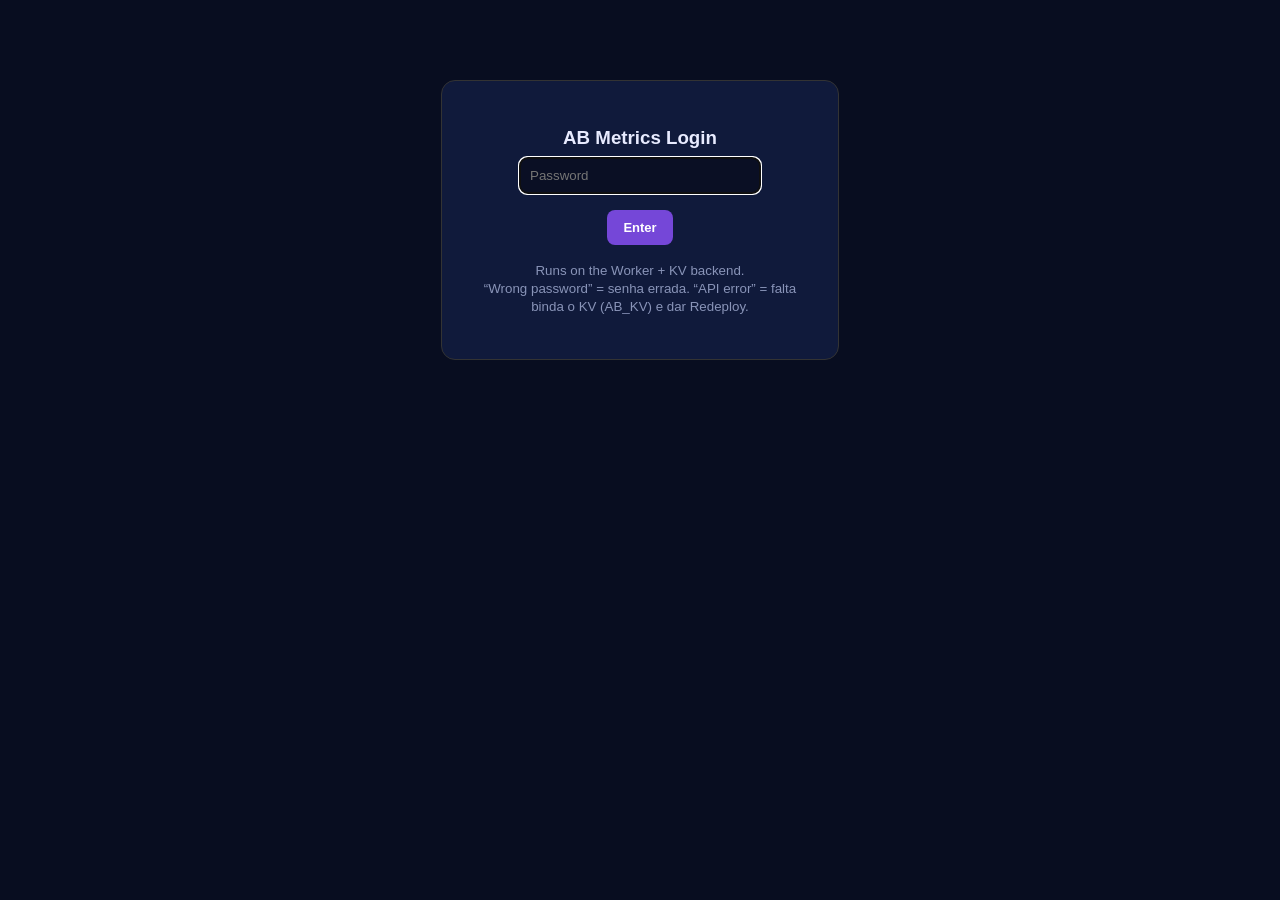
<file: public/metricasab.html>
<!DOCTYPE html>
<html lang="en">
<head>
<meta charset="UTF-8">
<meta name="viewport" content="width=device-width, initial-scale=1">
<title>AB Metrics — 3x3</title>
<meta name="robots" content="noindex,nofollow">
<style>
body{font-family:Arial;background:#080d20;color:#e8ebff;margin:0;padding:20px}
.wrap{max-width:1000px;margin:0 auto}
.card{background:#101a3b;border:1px solid rgba(143,157,255,.3);border-radius:14px;padding:18px;margin-bottom:18px}
h2{margin:0 0 12px;font-size:20px} h3{margin:18px 0 8px}
table{width:100%;border-collapse:collapse;font-size:14px}
th,td{padding:10px 8px;border-bottom:1px solid rgba(255,255,255,.08);text-align:left}
th{color:#b4bddc;font-size:12px;text-transform:uppercase}
tr.best{background:rgba(242,207,120,.12)}
.badge{display:inline-block;background:#f2cf78;color:#221a05;font-size:11px;font-weight:700;padding:2px 8px;border-radius:999px;margin-left:8px}
.top{display:flex;justify-content:space-between;align-items:center;flex-wrap:wrap;gap:10px}
button,.btn{padding:10px 16px;border-radius:8px;border:0;background:#7547d8;color:#fff;font-weight:700;cursor:pointer;text-decoration:none;font-size:13px}
.btn-gray{background:#2a3358}
small{color:#8994b8}
input{padding:10px;border-radius:8px;border:1px solid #444;background:#0a0f24;color:#fff;width:220px}
.err{color:#ff7b7b}
#login{background:#101a3b;padding:28px;border-radius:14px;border:1px solid #333;max-width:340px;margin:60px auto;text-align:center}
</style>
</head>
<body>
<div id="login">
<h3>AB Metrics Login</h3>
<p class="err" id="login-err" style="display:none"></p>
<input type="password" id="pw" placeholder="Password" autofocus>
<p><button id="login-btn">Enter</button></p>
<p><small>Runs on the Worker + KV backend.<br>“Wrong password” = senha errada. “API error” = falta binda o KV (AB_KV) e dar Redeploy.</small></p>
</div>

<div class="wrap" id="dash" style="display:none">
<div class="top">
<h2>📊 AB Test — 3 synopses × 3 previews = 9 combos</h2>
<div><button class="btn-gray btn" id="refresh">↻ Refresh</button></div>
</div>
<p><small id="totals"></small></p>
<div class="card">
<h3>📅 Período</h3>
<div style="display:flex;gap:8px;flex-wrap:wrap;align-items:center">
<label><small>De</small><br><input type="date" id="f-from"></label>
<label><small>Até</small><br><input type="date" id="f-to"></label>
<button class="btn" id="f-apply">Filtrar</button>
<button class="btn-gray btn" data-range="today">Hoje</button>
<button class="btn-gray btn" data-range="7">7 dias</button>
<button class="btn-gray btn" data-range="30">30 dias</button>
<button class="btn-gray btn" data-range="all">Tudo</button>
</div>
<p><small id="period-note"></small></p>
</div>
<div class="card">
<h3>🏆 9 combos (who converts most?)</h3>
<table id="t-combos"><tr><th>Combo</th><th>Synopsis</th><th>Preview</th><th>Views</th><th>Clicks</th><th>CVR</th></tr></table>
</div>
<div class="card">
<h3>📝 By SYNOPSIS (which of the 3 texts converts most?)</h3>
<table id="t-syn"><tr><th>Synopsis</th><th>Views</th><th>Clicks</th><th>CVR</th></tr></table>
<h3>🎬 By PREVIEW (which of the 3 videos converts most?)</h3>
<table id="t-prev"><tr><th>Preview</th><th>File</th><th>Views</th><th>Clicks</th><th>CVR</th></tr></table>
</div>
</div>

<script>
(function(){
var pw = "";
var F = {from: 0, to: 0};
function cvr(c,v){ return v>0 ? (c/v*100) : 0; }
function esc(t){ var d=document.createElement("div"); d.textContent=t; return d.innerHTML; }
function dayStart(d){ d.setHours(0,0,0,0); return d.getTime(); }
function dayEnd(d){ d.setHours(23,59,59,999); return d.getTime(); }
function isoDate(ts){ var d=new Date(ts); var m=("0"+(d.getMonth()+1)).slice(-2), dy=("0"+d.getDate()).slice(-2); return d.getFullYear()+"-"+m+"-"+dy; }
function setRange(r){
  var now = new Date();
  if (r === "today") { F.from = dayStart(new Date()); F.to = dayEnd(new Date()); }
  else if (r === "7" || r === "30") { var n = parseInt(r,10); var t = new Date(); F.to = dayEnd(new Date()); var s = new Date(); s.setDate(s.getDate()-(n-1)); F.from = dayStart(s); }
  else { F.from = 0; F.to = 0; }
  document.getElementById("f-from").value = F.from ? isoDate(F.from) : "";
  document.getElementById("f-to").value = F.to ? isoDate(F.to) : "";
  load();
}
function showErr(msg){ var e=document.getElementById("login-err"); e.textContent=msg; e.style.display="block"; document.getElementById("login").style.display="block"; document.getElementById("dash").style.display="none"; }
function load(){
  var q = "/api/stats?password=" + encodeURIComponent(pw);
  if (F.from) q += "&from=" + F.from;
  if (F.to) q += "&to=" + F.to;
  fetch(q, {cache:"no-store"})
    .then(function(r){ return r.json().then(function(j){ return {status:r.status, body:j}; }); })
    .then(function(res){
      if (res.status === 401) { showErr("Wrong password."); return; }
      if (res.status !== 200) { showErr("API error: " + ((res.body && res.body.error) || ("HTTP " + res.status)) + " — binda o KV (AB_KV) e dá Redeploy."); return; }
      var stats=res.body.stats, syn=res.body.synopses, prev=res.body.previews;
      document.getElementById("login").style.display="none";
      document.getElementById("dash").style.display="block";
      var order=["s1v1","s1v2","s1v3","s2v1","s2v2","s2v3","s3v1","s3v2","s3v3"];
      var byS={1:{views:0,clicks:0},2:{views:0,clicks:0},3:{views:0,clicks:0}};
      var byV={1:{views:0,clicks:0},2:{views:0,clicks:0},3:{views:0,clicks:0}};
      var tV=0,tC=0,best=null,bestR=-1;
      order.forEach(function(k){ var r=stats[k]; if(!r) return; tV+=r.views; tC+=r.clicks; byS[r.s].views+=r.views; byS[r.s].clicks+=r.clicks; byV[r.v].views+=r.views; byV[r.v].clicks+=r.clicks; var rate=cvr(r.clicks,r.views); if(r.views>0&&rate>bestR){bestR=rate;best=k;} });
      document.getElementById("totals").textContent =
        ((F.from || F.to) && tV === 0 && tC === 0
          ? "Período: ⚠️ sem dados neste intervalo (0 views, 0 cliques) — confira as datas."
          : "Período: views " + tV + " • cliques " + tC + " • CVR " + cvr(tC,tV).toFixed(2) + "% • Rotação global round-robin. Clique = botão checkout.");
      var at = res.body.all, aV = 0, aC = 0;
      if (at) Object.keys(at).forEach(function(k){ aV += at[k].views; aC += at[k].clicks; });
      document.getElementById("period-note").textContent =
        (F.from || F.to ? "Filtrado de " + (F.from ? new Date(F.from).toLocaleDateString() : "…") + " até " + (F.to ? new Date(F.to).toLocaleDateString() : "…") + ". " : "Sem filtro (tudo). ") +
        "Acumulado geral (tudo, só referência): " + aV + " views • " + aC + " cliques." +
        (res.body.mode === "daily" ? " Fonte: dias (UTC)." + (res.body.partial ? " ⚠️ Dias antigos sem registro diário — número parcial." : "") : "");
      var html="";
      order.forEach(function(k){ var r=stats[k]; var rate=cvr(r.clicks,r.views); var b=(k===best)?' class="best"':""; html+="<tr"+b+"><td><b>"+k+"</b>"+(k===best?' <span class="badge">BEST</span>':"")+"</td><td>S"+r.s+" — "+esc((syn[r.s]||"").substr(0,38))+"</td><td>V"+r.v+"</td><td>"+r.views+"</td><td>"+r.clicks+"</td><td><b>"+rate.toFixed(2)+"%</b></td></tr>"; });
      document.getElementById("t-combos").innerHTML = "<tr><th>Combo</th><th>Synopsis</th><th>Preview</th><th>Views</th><th>Clicks</th><th>CVR</th></tr>"+html;
      var bestS=0,bestSR=-1; [1,2,3].forEach(function(id){ var a=byS[id],r=cvr(a.clicks,a.views); if(a.views>0&&r>bestSR){bestSR=r;bestS=id;} });
      var hs=""; [1,2,3].forEach(function(id){ var a=byS[id]; hs+="<tr"+(id===bestS&&a.views>0?' class="best"':"")+"><td><b>S"+id+"</b> — "+esc(syn[id]||"")+(id===bestS&&a.views>0?' <span class="badge">BEST</span>':"")+"</td><td>"+a.views+"</td><td>"+a.clicks+"</td><td><b>"+cvr(a.clicks,a.views).toFixed(2)+"%</b></td></tr>"; });
      document.getElementById("t-syn").innerHTML = "<tr><th>Synopsis</th><th>Views</th><th>Clicks</th><th>CVR</th></tr>"+hs;
      var bestV=0,bestVR=-1; [1,2,3].forEach(function(id){ var a=byV[id],r=cvr(a.clicks,a.views); if(a.views>0&&r>bestVR){bestVR=r;bestV=id;} });
      var hv=""; [1,2,3].forEach(function(id){ var a=byV[id]; hv+="<tr"+(id===bestV&&a.views>0?' class="best"':"")+"><td><b>V"+id+"</b>"+(id===bestV&&a.views>0?' <span class="badge">BEST</span>':"")+"</td><td><small>"+esc(prev[id]||"")+"</small></td><td>"+a.views+"</td><td>"+a.clicks+"</td><td><b>"+cvr(a.clicks,a.views).toFixed(2)+"%</b></td></tr>"; });
      document.getElementById("t-prev").innerHTML = "<tr><th>Preview</th><th>File</th><th>Views</th><th>Clicks</th><th>CVR</th></tr>"+hv;
    })
    .catch(function(){ showErr("API error — binda o KV (AB_KV) no Worker e dá Redeploy."); });
}
document.getElementById("login-btn").addEventListener("click", function(){ pw=document.getElementById("pw").value; load(); });
document.getElementById("pw").addEventListener("keydown", function(e){ if(e.key==="Enter"){ pw=e.target.value; load(); } });
document.getElementById("refresh").addEventListener("click", load);
document.getElementById("f-apply").addEventListener("click", function(){
  var f = document.getElementById("f-from").value, t = document.getElementById("f-to").value;
  F.from = f ? dayStart(new Date(f + "T00:00:00")) : 0;
  F.to = t ? dayEnd(new Date(t + "T00:00:00")) : 0;
  load();
});
Array.prototype.forEach.call(document.querySelectorAll("[data-range]"), function(b){
  b.addEventListener("click", function(){ setRange(b.getAttribute("data-range")); });
});
})();
</script>
</body>
</html>
</file>
